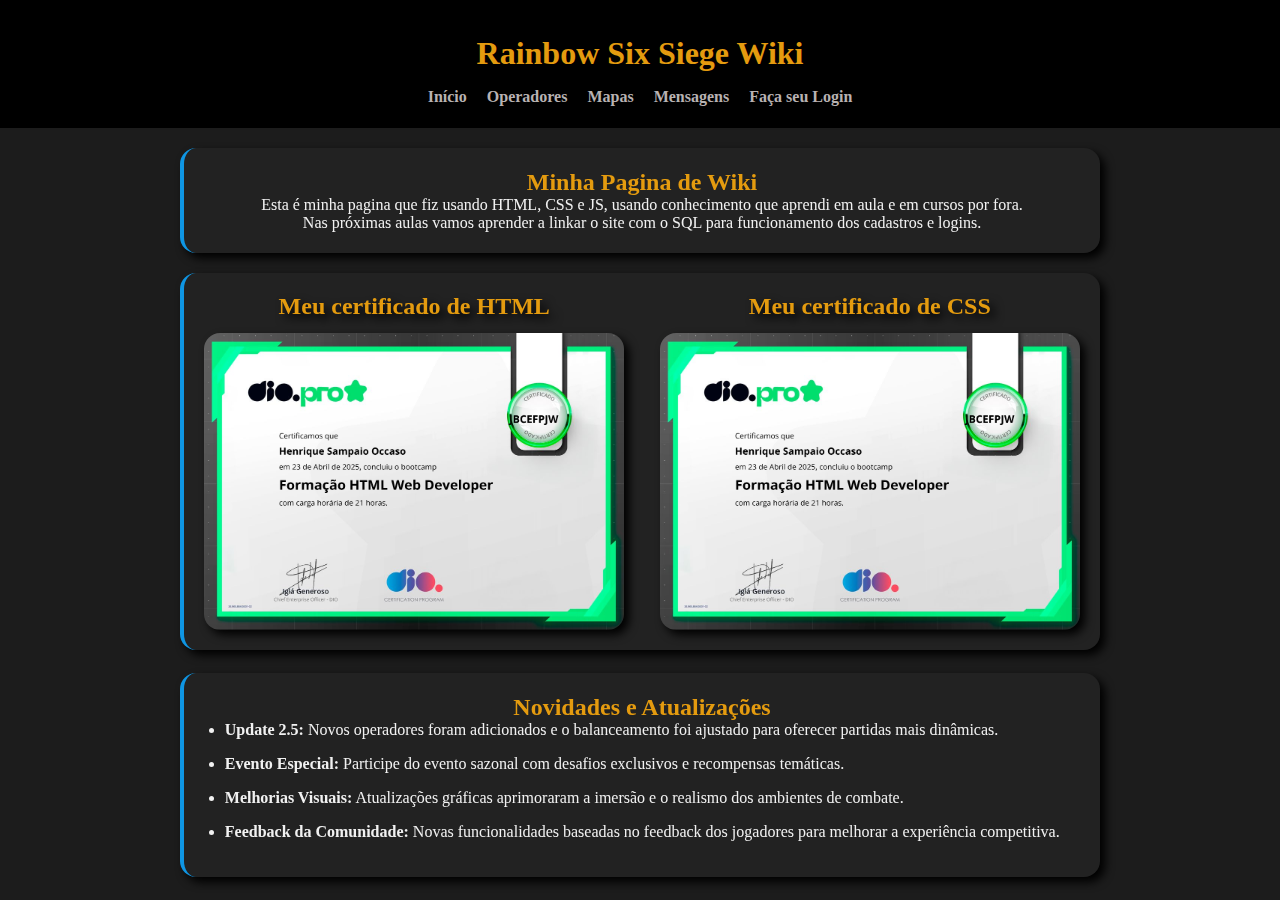
<file: html/index.html>
<!DOCTYPE html>
<html lang="pt-BR">
  <head>
    <meta charset="UTF-8" />
    <meta name="viewport" content="width=device-width, initial-scale=1.0" />
    <title>Rainbow Six Siege Wiki</title>
    <link rel="stylesheet" href="/css/global.css" />
    <link rel="stylesheet" href="/css/pagina-principal.css" />
  </head>

  <body>
    <header>
      <h1>Rainbow Six Siege Wiki</h1>
      <nav>
        <ul>
          <li><a href="index.html">Início</a></li>
          <li><a href="operadores.html">Operadores</a></li>
          <li><a href="mapas.html">Mapas</a></li>
          <li><a href="mensagens.html">Mensagens</a></li>
          <li><a href="login.html">Faça seu Login</a></li>
        </ul>
      </nav>
    </header>

    <main class="container">
      <section class="introducao">
        <h2>Minha Pagina de Wiki</h2>
        <p>
          Esta é minha pagina que fiz usando HTML, CSS e JS, usando conhecimento
          que aprendi em aula e em cursos por fora.
        </p>
        <p>
          Nas próximas aulas vamos aprender a linkar o site com o SQL para
          funcionamento dos cadastros e logins.
        </p>
      </section>

      <section class="certificacoes">
        <div class="certificados">
          <div class="meuscertificados">
            <h2>Meu certificado de HTML</h2>
            <img src="/imgs/Certificado.jpg" alt="CertificadoHTML" />
          </div>

          <div class="meuscertificados">
            <h2>Meu certificado de CSS</h2>
            <img src="/imgs/Certificado.jpg" alt="CertificadoCSS" />
          </div>
        </div>
      </section>

      <section class="novidades">
        <h2>Novidades e Atualizações</h2>
        <ul>
          <li>
            <strong>Update 2.5:</strong> Novos operadores foram adicionados e o
            balanceamento foi ajustado para oferecer partidas mais dinâmicas.
          </li>
          <li>
            <strong>Evento Especial:</strong> Participe do evento sazonal com
            desafios exclusivos e recompensas temáticas.
          </li>
          <li>
            <strong>Melhorias Visuais:</strong> Atualizações gráficas
            aprimoraram a imersão e o realismo dos ambientes de combate.
          </li>
          <li>
            <strong>Feedback da Comunidade:</strong> Novas funcionalidades
            baseadas no feedback dos jogadores para melhorar a experiência
            competitiva.
          </li>
        </ul>
      </section>
    </main>
  </body>
</html>
</file>
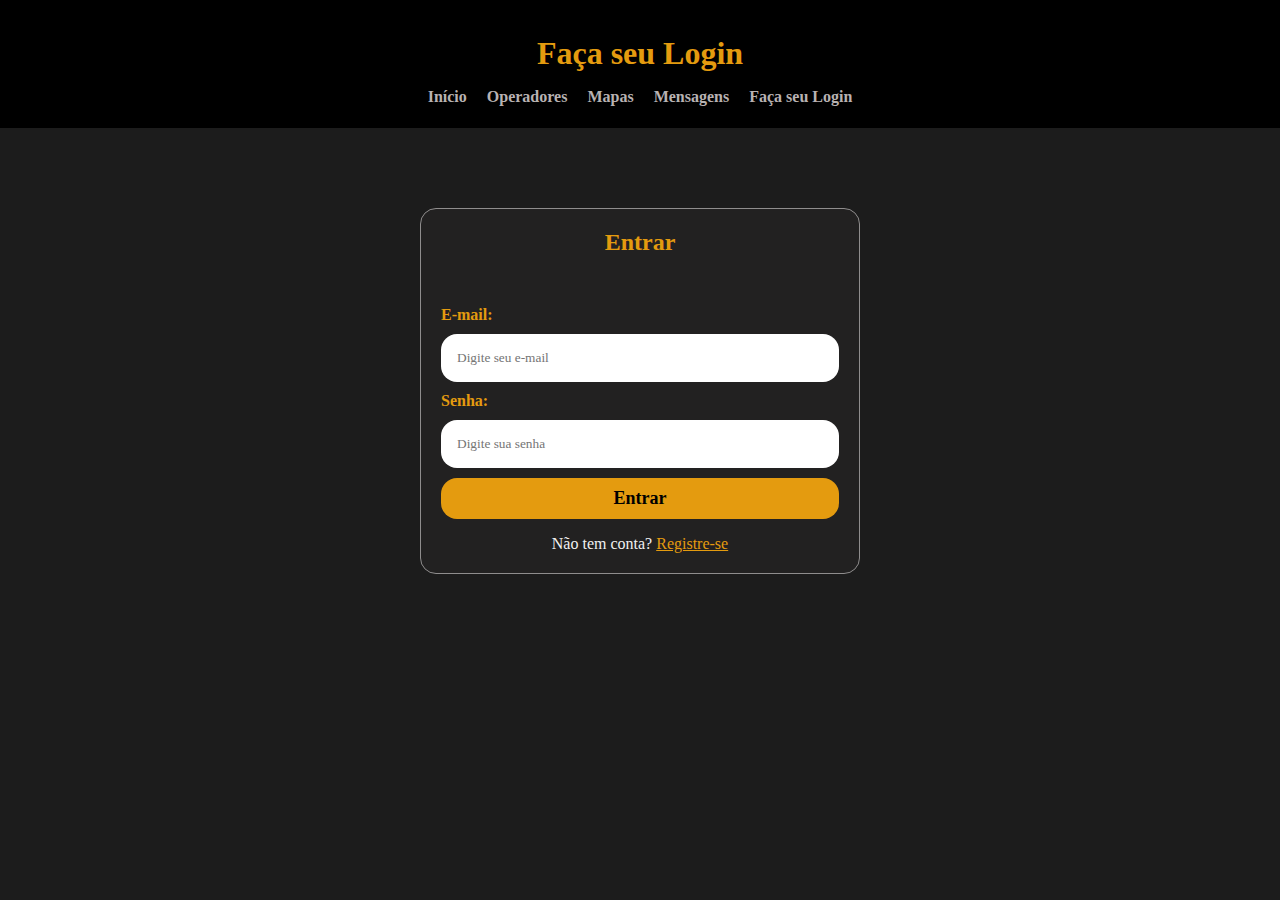
<file: html/area-restrita.html>
<!DOCTYPE html>
<html lang="pt-BR">
  <head>
    <meta charset="UTF-8" />
    <meta name="viewport" content="width=device-width, initial-scale=1.0" />
    <title>Area Restrita</title>
    <link rel="stylesheet" href="/css/global.css" />
    <link rel="stylesheet" href="/css/area-restrita.css " />
    <script src="/js/area-restrita.js" defer></script>
  </head>

  <body>
    <header>
      <h1>⚠ Área Restrita ⚠</h1>
      <nav>
        <ul>
          <li><a href="index.html">Início</a></li>
          <li><a href="operadores.html">Operadores</a></li>
          <li><a href="mapas.html">Mapas</a></li>
          <li><a href="mensagens.html">Mensagens</a></li>
          <li><a href="login.html">Faça seu Login</a></li>
        </ul>
      </nav>
    </header>

    <main>
      <section class="menu-area-restrita">
        <h2>Menu da Área Restrita</h2>

        <div class="mensagem-usuario">
          <div id="bem-vindo" class="bem-vindo"></div>
        </div>

        <div class="menu-opcoes">
          <a href="gerenciar-usuarios.html" class="btn">Gerenciar Usuários</a>
          <a href="gerenciar-mensagens.html" class="btn">Gerenciar Mensagens</a>
          <button id="btn-logout" class="btn-logout">Fazer Logout</button>
        </div>
      </section>
    </main>
  </body>
</html>
</file>
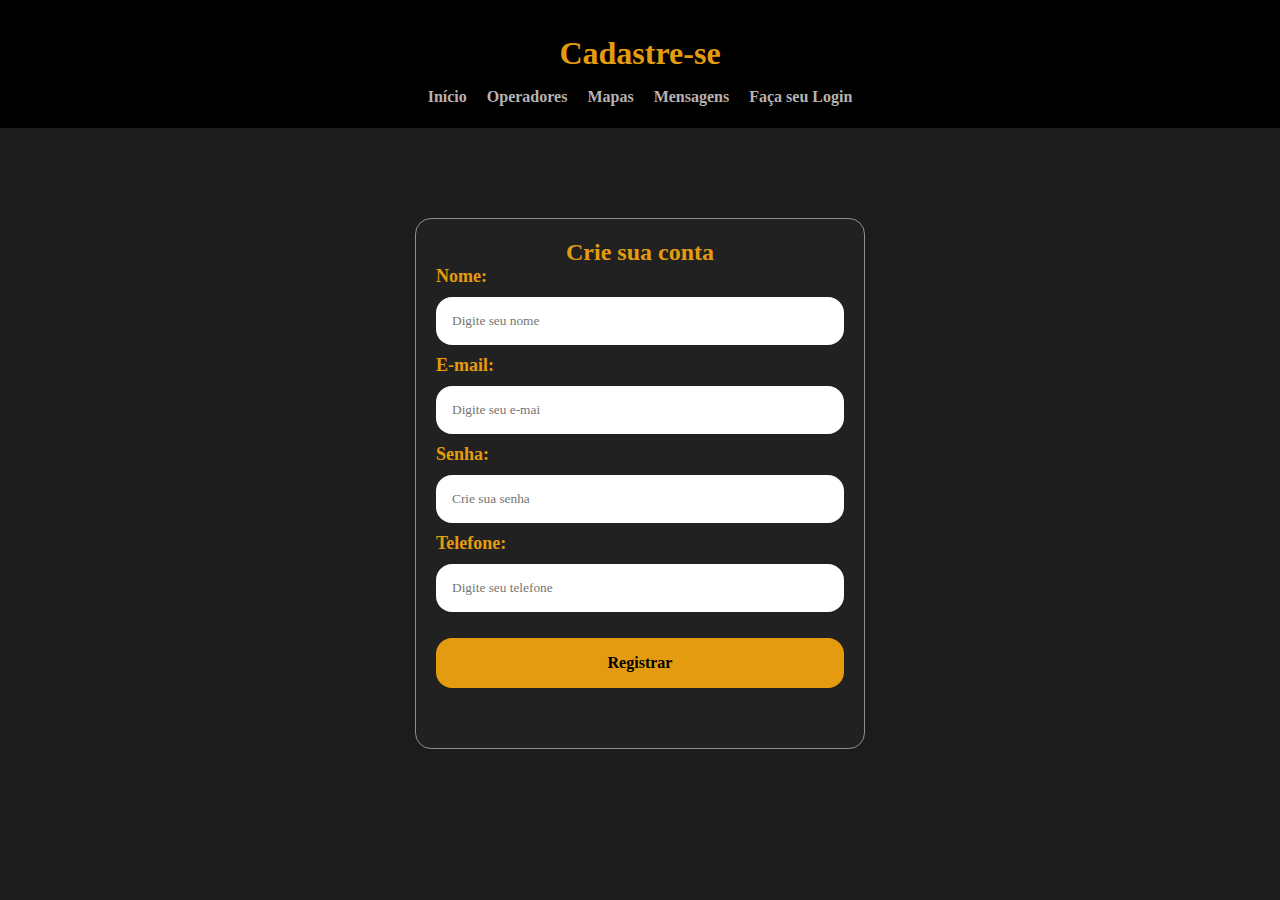
<file: html/cadastro.html>
<!DOCTYPE html>
<html lang="pt-BR">
  <head>
    <meta charset="UTF-8" />
    <meta name="viewport" content="width=device-width, initial-scale=1.0" />
    <title>Cadastre-se - R6 Wiki</title>
    <link rel="stylesheet" href="/css/global.css"/>
    <link rel="stylesheet" href="/css/cadastro.css">
    <script src="/js/ajax-cadastro.js" defer></script>
  </head>

  <body>
    <header>
      <h1>Cadastre-se</h1>
      <nav>
        <ul>
          <li><a href="index.html">Início</a></li>
          <li><a href="operadores.html">Operadores</a></li>
          <li><a href="mapas.html">Mapas</a></li>
          <li><a href="mensagens.html">Mensagens</a></li>
          <li><a href="login.html">Faça seu Login</a></li>
        </ul>
      </nav>
    </header>

    <main>
      <div class="form-cadastro">
        <h2>Crie sua conta</h2>
        <form id="formCadastro" action="cadastro.php" method="POST">

          <label for="nome">Nome:</label>
          <input type="text" id="nome" name="nome" placeholder="Digite seu nome"/>

          <label for="email">E-mail:</label>
          <input type="email" id="email" name="email" placeholder="Digite seu e-mai"/>

          <label for="senha">Senha:</label>
          <input type="password" id="senha" name="senha" placeholder="Crie sua senha"/>

          <label for="telefone">Telefone:</label>
          <input type="tel" id="telefone" name="telefone" placeholder="Digite seu telefone"/>

          <input type="submit" value="Registrar" />
          <div id="mensagem-usuario" class="mensagem">
          </div>
        </form>
      </div>
    </main>
  </body>
</html>
</file>
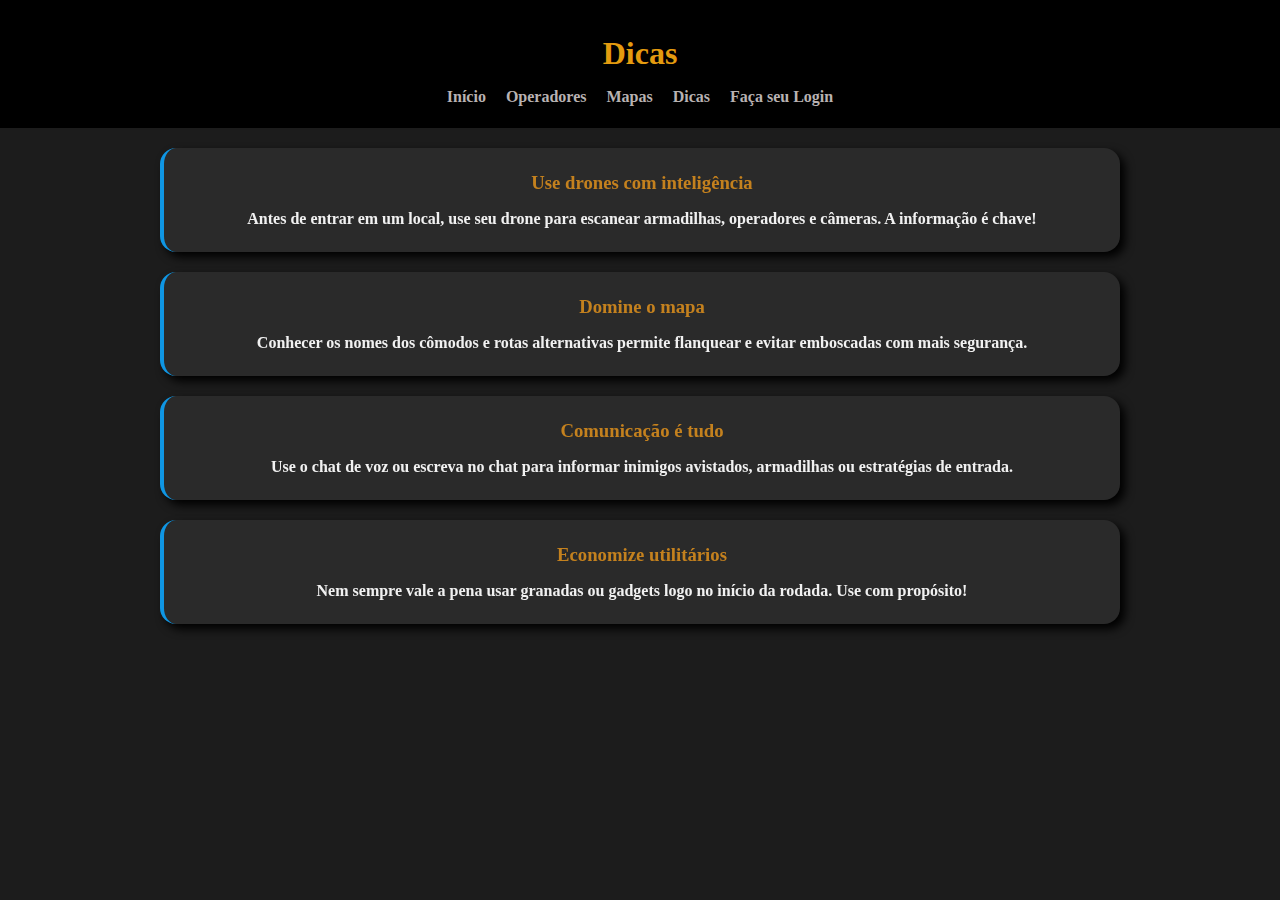
<file: html/dicas.html>
<html lang="pt-BR">
<head>
  <meta charset="UTF-8">
  <meta name="viewport" content="width=device-width, initial-scale=1.0">
  <title>Dicas - R6 Wiki</title>
  <link rel="stylesheet" href="/css/global.css">
  <link rel="stylesheet" href="/css/dicas.css">
</head>
<body>
  <header>
    <h1>Dicas</h1>
    <nav>
      <ul>
        <li><a href="index.html">Início</a></li>
        <li><a href="operadores.html">Operadores</a></li>
        <li><a href="mapas.html">Mapas</a></li>
        <li><a href="dicas.html">Dicas</a></li>
        <li><a href="login.html">Faça seu Login</a></li>
      </ul>
    </nav>
  </header>

  <main class="container">
    <div class="dica">
      <h3>Use drones com inteligência</h3>
      <p>Antes de entrar em um local, use seu drone para escanear armadilhas, operadores e câmeras. A informação é chave!</p>
    </div>

    <div class="dica">
      <h3>Domine o mapa</h3>
      <p>Conhecer os nomes dos cômodos e rotas alternativas permite flanquear e evitar emboscadas com mais segurança.</p>
    </div>

    <div class="dica">
      <h3>Comunicação é tudo</h3>
      <p>Use o chat de voz ou escreva no chat para informar inimigos avistados, armadilhas ou estratégias de entrada.</p>
    </div>

    <div class="dica">
      <h3>Economize utilitários</h3>
      <p>Nem sempre vale a pena usar granadas ou gadgets logo no início da rodada. Use com propósito!</p>
    </div>
  </main>
</body>
</html>
</file>
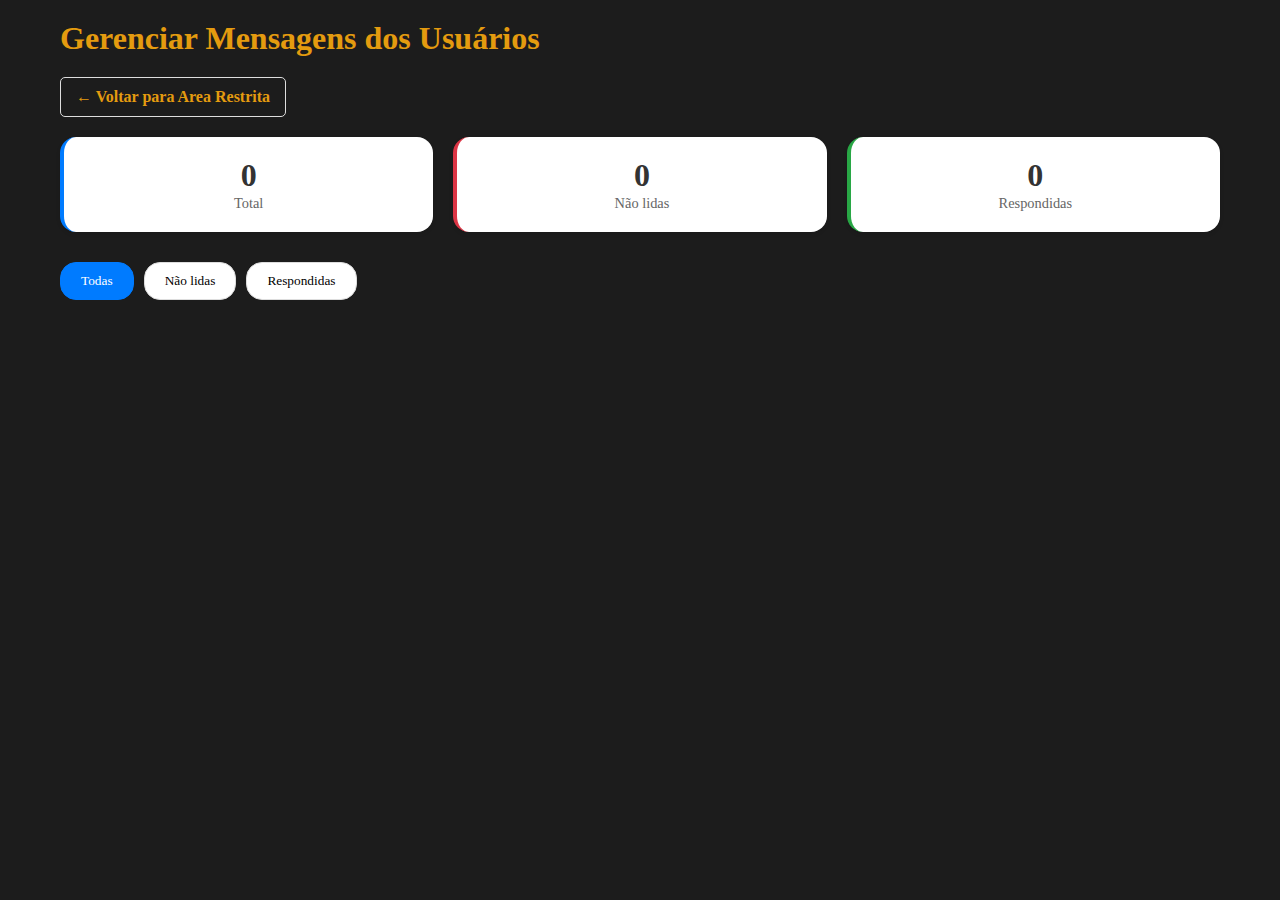
<file: html/gerenciar-mensagens.html>
<!DOCTYPE html>
<html lang="pt-br">
<head>
  <meta charset="UTF-8">
  <title>Gerenciar Mensagens</title>
  <link rel="stylesheet" href="/css/global.css">
  <link rel="stylesheet" href="/css/gerenciar-mensagens.css">
</head>
<body>
  <div class="container">
    <h1>Gerenciar Mensagens dos Usuários</h1>
    <a href="area-restrita.html" class="voltar">← Voltar para Area Restrita</a>
    
    <!-- Estatísticas -->
    <div class="estatisticas">
      <div class="stat-card">
        <span class="stat-numero" id="totalMensagens">0</span>
        <span class="stat-label">Total</span>
      </div>
      <div class="stat-card nao-lidas">
        <span class="stat-numero" id="mensagensNaoLidas">0</span>
        <span class="stat-label">Não lidas</span>
      </div>
      <div class="stat-card respondidas">
        <span class="stat-numero" id="mensagensRespondidas">0</span>
        <span class="stat-label">Respondidas</span>
      </div>
    </div>

    <!-- Filtros -->
    <div class="filtros">
      <button class="btn-filtro ativo" data-filtro="todas">Todas</button>
      <button class="btn-filtro" data-filtro="nao-lidas">Não lidas</button>
      <button class="btn-filtro" data-filtro="respondidas">Respondidas</button>
    </div>

    <!-- Lista de mensagens -->
    <div class="mensagens-container">
      <div id="mensagensLista">
        <!-- Mensagens serão carregadas aqui via JavaScript -->
      </div>
    </div>
  </div>

  <!-- Modal para visualizar mensagem completa -->
  <div id="modalMensagem" class="modal" style="display: none;">
    <div class="modal-content">
      <div class="modal-header">
        <h3 id="modalTitulo">Mensagem</h3>
        <button onclick="fecharModal()" class="btn-fechar">&times;</button>
      </div>
      <div class="modal-body">
        <div class="info-mensagem">
          <p><strong>De:</strong> <span id="modalNome"></span></p>
          <p><strong>Email:</strong> <span id="modalEmail"></span></p>
          <p><strong>Data:</strong> <span id="modalData"></span></p>
        </div>
        <div class="conteudo-mensagem">
          <h4>Mensagem:</h4>
          <p id="modalConteudo"></p>
        </div>
      </div>
      <div class="modal-actions">
        <button id="btnMarcarLida" class="btn-lida">Marcar como Lida</button>
        <button id="btnExcluirMensagem" class="btn-excluir">Excluir</button>
        <button onclick="fecharModal()" class="btn-cancelar">Fechar</button>
      </div>
    </div>
  </div>

  <script src="/js/gerenciar-mensagens.js"></script>
</body>
</html>
</file>
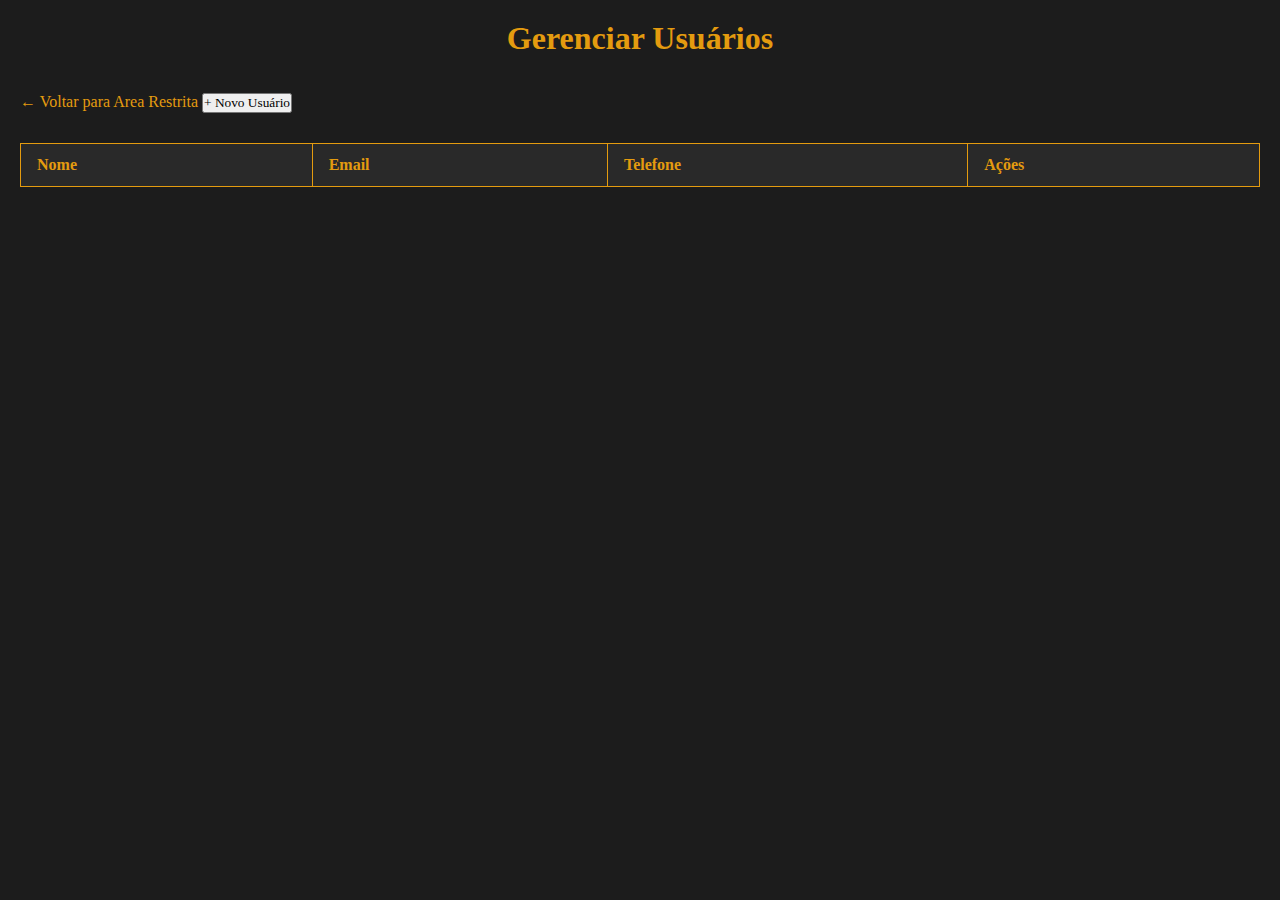
<file: html/gerenciar-usuarios.html>
<!DOCTYPE html>
<html lang="pt-br">
<head>
  <meta charset="UTF-8">
  <title>Gerenciar Usuários</title>
  <link rel="stylesheet" href="/css/global.css">
  <link rel="stylesheet" href="/css/gerenciar-usuarios.css">
</head>
<body>
  <div class="container">
    <h1>Gerenciar Usuários</h1>
    <a href="area-restrita.html" class="voltar">← Voltar para Area Restrita</a>
    
    
    <button id="btnNovoUsuario" class="btn-novo">+ Novo Usuário</button>
    
    <!-- Formulário para adicionar/editar usuário -->
    <div id="formUsuario" class="form-container" style="display: none;">
      <h2 id="formTitulo">Adicionar Usuário</h2>
      <form id="usuarioForm">
        <input type="hidden" id="usuarioId" name="id">
        <div class="form-group">
          <label for="nome">Nome:</label>
          <input type="text" id="nome" name="nome" required>
        </div>
        <div class="form-group">
          <label for="email">Email:</label>
          <input type="email" id="email" name="email" required>
        </div>
        <div class="form-group">
          <label for="telefone">Telefone:</label>
          <input type="text" id="telefone" name="telefone" required>
        </div>
        <div class="form-group">
          <label for="senha">Senha:</label>
          <input type="password" id="senha" name="senha">
          <small id="senhaHelp">Deixe em branco para manter a senha atual (ao editar)</small>
        </div>
        <div class="form-actions">
          <button type="submit" class="btn-salvar">Salvar</button>
          <button type="button" class="btn-cancelar" onclick="cancelarForm()">Cancelar</button>
        </div>
      </form>
    </div>

    <!-- Tabela de usuários -->
    <div class="table-container">
      <table id="tabelaUsuarios">
        <thead>
          <tr>
            <th>Nome</th>
            <th>Email</th>
            <th>Telefone</th>
            <th>Ações</th>
          </tr>
        </thead>
        <tbody id="usuariosBody">
          <!-- Usuários serão carregados aqui via JavaScript -->
        </tbody>
      </table>
    </div>
  </div>

  <!-- Modal de confirmação para exclusão -->
  <div id="modalConfirmacao" class="modal" style="display: none;">
    <div class="modal-content">
      <h3>Confirmar Exclusão</h3>
      <p>Tem certeza que deseja excluir o usuário <strong id="nomeUsuarioExcluir"></strong>?</p>
      <div class="modal-actions">
        <button id="btnConfirmarExclusao" class="btn-excluir">Sim, Excluir</button>
        <button onclick="fecharModal()" class="btn-cancelar">Cancelar</button>
      </div>
    </div>
  </div>

  <script src="/js/gerenciar-usuarios.js"></script>
</body>
</html>
</file>
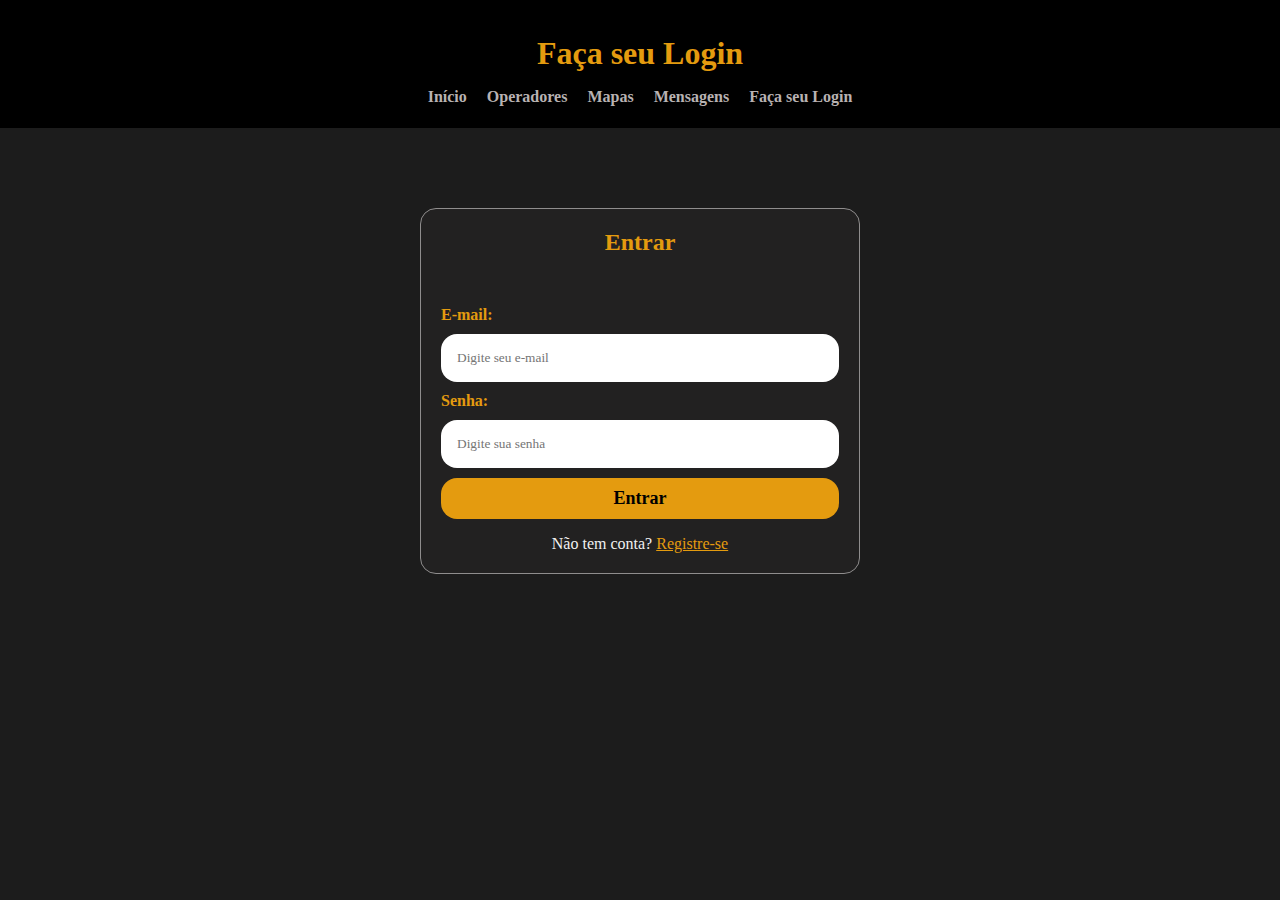
<file: html/login.html>
<!DOCTYPE html>
<html lang="pt-BR">

<head>
  <meta charset="UTF-8">
  <meta name="viewport" content="width=device-width, initial-scale=1.0">
  <title>Login - R6 Wiki</title>
  <link rel="stylesheet" href="/css/global.css">
  <link rel="stylesheet" href="/css/login.css">
  <script src="/js/ajax-login.js" defer></script>
</head>

<body>
  <header>
    <h1>Faça seu Login</h1>
    <nav>
      <ul>
        <li><a href="index.html">Início</a></li>
        <li><a href="operadores.html">Operadores</a></li>
        <li><a href="mapas.html">Mapas</a></li>
        <li><a href="mensagens.html">Mensagens</a></li>
        <li><a href="login.html">Faça seu Login</a></li>
      </ul>
    </nav>
  </header>

  <main>
    <div class="login-container">
      <h2>Entrar</h2>
      <form action="login.php" method="post">
        <div id="mensagem-usuario" class="mensagem"></div>

        <label for="email">E-mail:</label>
        <input type="email" id="email" name="email" autocomplete="on" placeholder="Digite seu e-mail">

        <label for="senha">Senha:</label>
        <input type="password" id="senha" name="senha" autocomplete="on" placeholder="Digite sua senha">

        <input type="submit" value="Entrar">
      </form>
      <div class="link-cadastro">
        <p>Não tem conta? <a href="cadastro.html">Registre-se</a></p>
      </div>
    </div>
  </main>
</body>
</html>
</file>
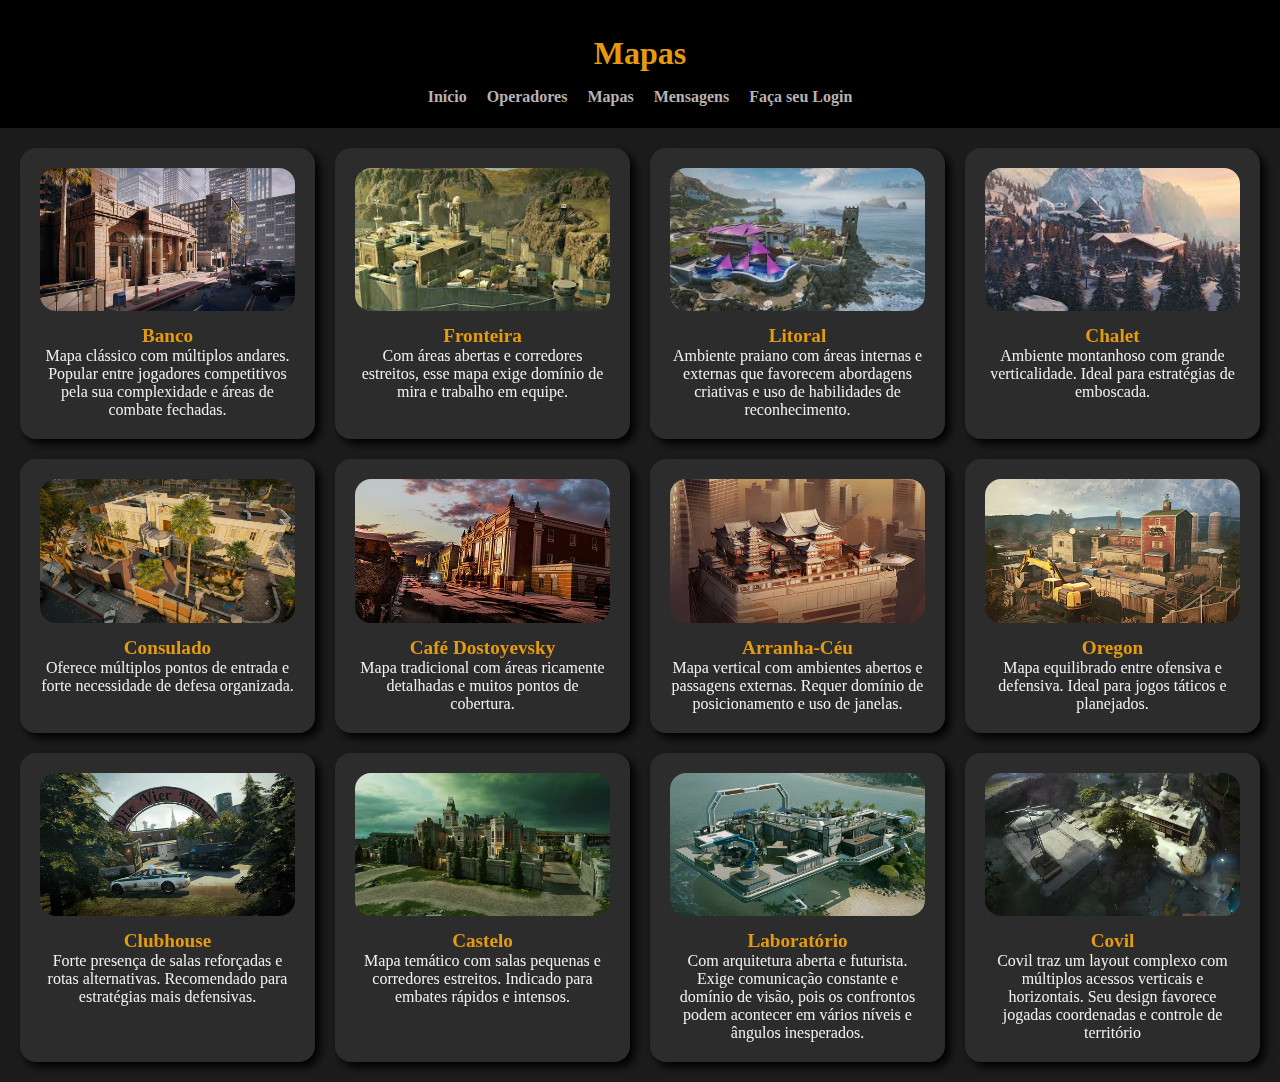
<file: html/mapas.html>
<!DOCTYPE html>
<html lang="pt-BR">

<head>
  <meta charset="UTF-8">
  <meta name="viewport" content="width=device-width, initial-scale=1.0">
  <title>Mapas - R6 Wiki</title>
  <link rel="stylesheet" href="/css/global.css">
  <link rel="stylesheet" href="/css/mapas.css">
</head>

<body>
  <header>
    <h1>Mapas</h1>
    <nav>
      <ul>
        <li><a href="index.html">Início</a></li>
        <li><a href="operadores.html">Operadores</a></li>
        <li><a href="mapas.html">Mapas</a></li>
        <li><a href="mensagens.html">Mensagens</a></li>
        <li><a href="login.html">Faça seu Login</a></li>
      </ul>
    </nav>
  </header>

  <main>
    <section class="mapas-container">
      <div class="mapa">
        <img src="/imgs/mapas/banco.avif" alt="Banco">
        <h3>Banco</h3>
        <p>Mapa clássico com múltiplos andares. Popular entre jogadores competitivos pela sua complexidade e áreas de
          combate fechadas.</p>
      </div>
      <div class="mapa">
        <img src="/imgs/mapas/fronteira.jfif" alt="Fronteira">
        <h3>Fronteira</h3>
        <p>Com áreas abertas e corredores estreitos, esse mapa exige domínio de mira e trabalho em equipe.</p>
      </div>
      <div class="mapa">
        <img src="/imgs/mapas/litoral.jfif" alt="Litoral">
        <h3>Litoral</h3>
        <p>Ambiente praiano com áreas internas e externas que favorecem abordagens criativas e uso de habilidades de
          reconhecimento.</p>
      </div>
      <div class="mapa">
        <img src="/imgs/mapas/chale.jfif" alt="Chalé">
        <h3>Chalet</h3>
        <p>Ambiente montanhoso com grande verticalidade. Ideal para estratégias de emboscada.</p>
      </div>
      <div class="mapa">
        <img src="/imgs/mapas/consulado.avif" alt="Consulado">
        <h3>Consulado</h3>
        <p>Oferece múltiplos pontos de entrada e forte necessidade de defesa organizada.</p>
      </div>
      <div class="mapa">
        <img src="/imgs/mapas/cafe.avif" alt="Café Dostoyevsky">
        <h3>Café Dostoyevsky</h3>
        <p>Mapa tradicional com áreas ricamente detalhadas e muitos pontos de cobertura.</p>
      </div>
      <div class="mapa">
        <img src="/imgs/mapas/arranha-ceu.avif" alt="Arranha-Céu">
        <h3>Arranha-Céu</h3>
        <p>Mapa vertical com ambientes abertos e passagens externas. Requer domínio de posicionamento e uso de janelas.
        </p>
      </div>
      <div class="mapa">
        <img src="/imgs/mapas/oregon.avif" alt="Oregon">
        <h3>Oregon</h3>
        <p>Mapa equilibrado entre ofensiva e defensiva. Ideal para jogos táticos e planejados.</p>
      </div>
      <div class="mapa">
        <img src="/imgs/mapas/clube.avif" alt="Clube">
        <h3>Clubhouse</h3>
        <p>Forte presença de salas reforçadas e rotas alternativas. Recomendado para estratégias mais defensivas.</p>
      </div>
      <div class="mapa">
        <img src="/imgs/mapas/castelo.avif" alt="Castelo">
        <h3>Castelo</h3>
        <p>Mapa temático com salas pequenas e corredores estreitos. Indicado para embates rápidos e intensos.</p>
      </div>
      </div>
      <div class="mapa">
        <img src="/imgs/mapas/laboratorio.avif" alt="Laboratório">
        <h3>Laboratório</h3>
        <p>Com arquitetura aberta e futurista. Exige comunicação constante e domínio de visão, pois os confrontos podem
          acontecer em vários níveis e ângulos inesperados.</p>
      </div>
      </div>
      <div class="mapa">
        <img src="/imgs/mapas/covil.avif" alt="Covil">
        <h3>Covil</h3>
        <p>Covil traz um layout complexo com múltiplos acessos verticais e horizontais. Seu design favorece jogadas
          coordenadas e controle de território</p>
      </div>
    </section>
  </main>
</body>
</html>
</file>
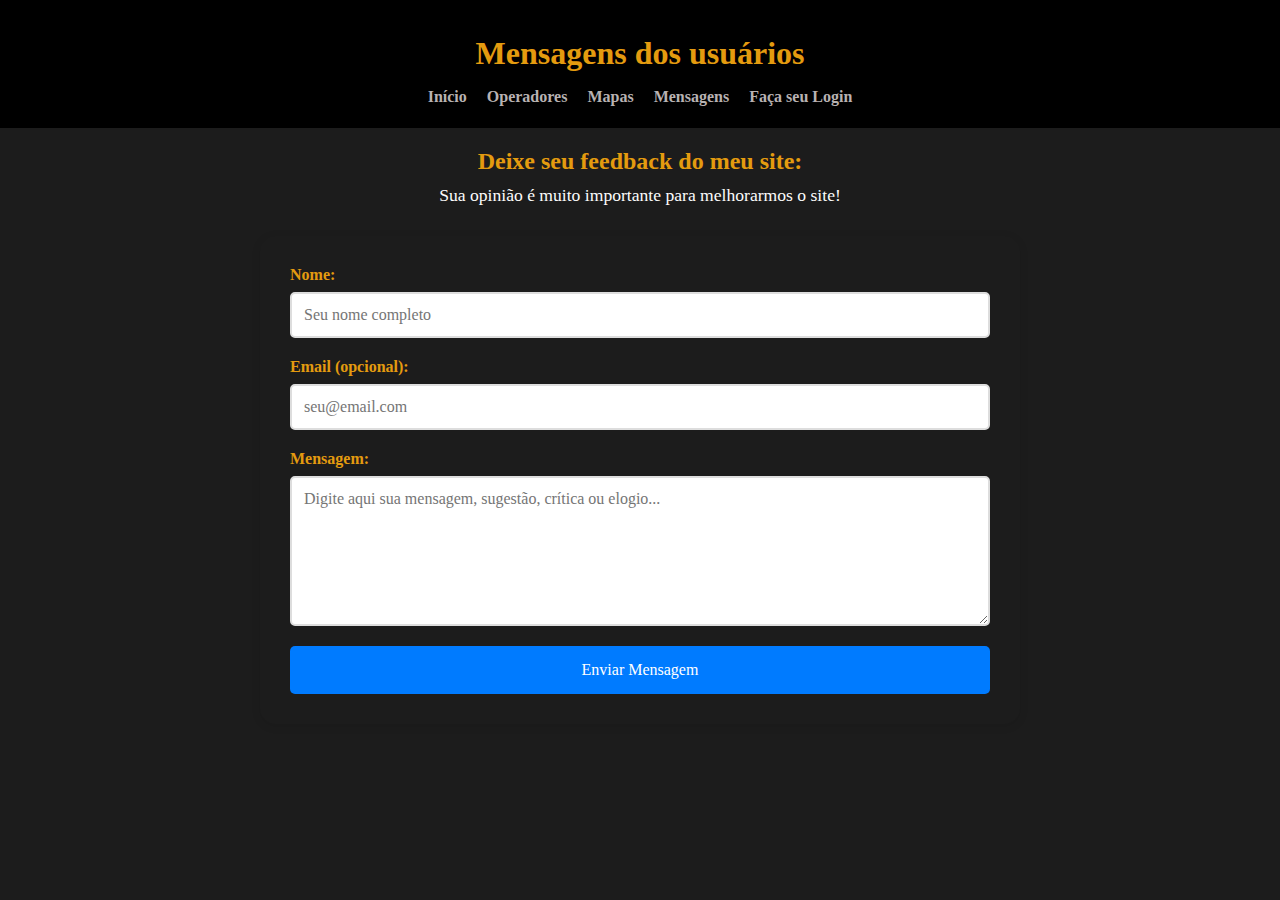
<file: html/mensagens.html>
<html lang="pt-BR">
  <head>
    <meta charset="UTF-8" />
    <meta name="viewport" content="width=device-width, initial-scale=1.0" />
    <title>Mensagens - R6 Wiki</title>
    <link rel="stylesheet" href="/css/global.css" />
    <link rel="stylesheet" href="/css/mensagens.css" />
  </head>
  <body>
    <header>
      <h1>Mensagens dos usuários</h1>
      <nav>
        <ul>
          <li><a href="index.html">Início</a></li>
          <li><a href="operadores.html">Operadores</a></li>
          <li><a href="mapas.html">Mapas</a></li>
          <li><a href="mensagens.html">Mensagens</a></li>
          <li><a href="login.html">Faça seu Login</a></li>
        </ul>
      </nav>
    </header>

    <main>
      <div class="container">
        <h2>Deixe seu feedback do meu site:</h2>
        <p class="descricao">Sua opinião é muito importante para melhorarmos o site!</p>
        
        <form id="formMensagem" class="form-mensagem">
          <div class="form-group">
            <label for="nome">Nome:</label>
            <input type="text" id="nome" name="nome" required placeholder="Seu nome completo">
          </div>
          
          <div class="form-group">
            <label for="email">Email (opcional):</label>
            <input type="email" id="email" name="email" placeholder="seu@email.com">
          </div>
          
          <div class="form-group">
            <label for="mensagem">Mensagem:</label>
            <textarea id="mensagem" name="mensagem" required placeholder="Digite aqui sua mensagem, sugestão, crítica ou elogio..."></textarea>
          </div>
          
          <button type="submit" class="btn-enviar">Enviar Mensagem</button>
        </form>
        
        <div id="mensagemSucesso" class="mensagem-sucesso" style="display: none;"></div>
        <div id="mensagemErro" class="mensagem-erro" style="display: none;"></div>
      </div>
    </main>

    <script src="/js/mensagens.js"></script>
  </body>
</html>
</file>
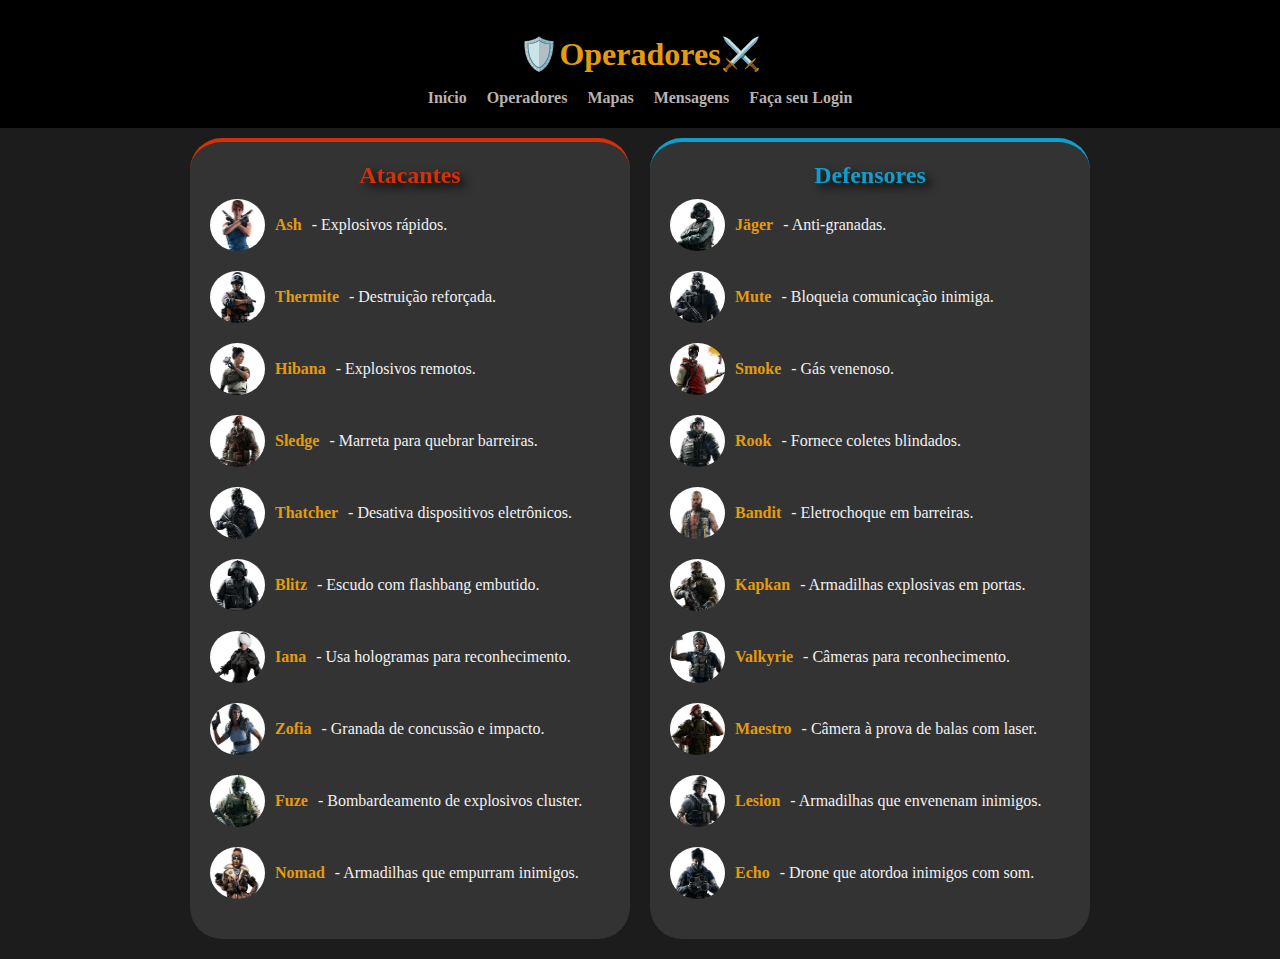
<file: html/operadores.html>
<html lang="pt-BR">
<head>
  <meta charset="UTF-8">
  <meta name="viewport" content="width=device-width, initial-scale=1.0">
  <title>Operadores - R6 Wiki</title>
  <link rel="stylesheet" href="/css/global.css">
  <link rel="stylesheet" href="/css/operadores.css">
</head>
<body>
  <header>
    <h1>🛡️Operadores⚔️</h1>
    <nav>
      <ul>
        <li><a href="index.html">Início</a></li>
        <li><a href="operadores.html">Operadores</a></li>
        <li><a href="mapas.html">Mapas</a></li>
        <li><a href="mensagens.html">Mensagens</a></li>
        <li><a href="login.html">Faça seu Login</a></li>
      </ul>
    </nav>
  </header>

  <main>
    <div class="container">
      <div class="atacantes">
        <h2>Atacantes</h2>
        <div class="operador"><img src="/imgs/operadores/ash.jfif" alt="Ash"><h3>Ash</h3> - Explosivos rápidos.</div>
        <div class="operador"><img src="/imgs/operadores/thermite.jfif" alt="Thermite"><h3>Thermite</h3> - Destruição reforçada.</div>
        <div class="operador"><img src="/imgs/operadores/hibana.jfif" alt="Hibana"><h3>Hibana</h3> - Explosivos remotos.</div>
        <div class="operador"><img src="/imgs/operadores/sledge.jfif" alt="Sledge"><h3>Sledge</h3> - Marreta para quebrar barreiras.</div>
        <div class="operador"><img src="/imgs/operadores/thatcher.jfif" alt="Thatcher"><h3>Thatcher</h3> - Desativa dispositivos eletrônicos.</div>
        <div class="operador"><img src="/imgs/operadores/blitz.jfif" alt="Blitz"><h3>Blitz</h3> - Escudo com flashbang embutido.</div>
        <div class="operador"><img src="/imgs/operadores/iana.jfif" alt="Iana"><h3>Iana</h3> - Usa hologramas para reconhecimento.</div>
        <div class="operador"><img src="/imgs/operadores/zofia.jfif" alt="Zofia"><h3>Zofia</h3> - Granada de concussão e impacto.</div>
        <div class="operador"><img src="/imgs/operadores/fuze.jfif" alt="Fuze"><h3>Fuze</h3> - Bombardeamento de explosivos cluster.</div>
        <div class="operador"><img src="/imgs/operadores/nomad.jfif" alt="Nomad"><h3>Nomad</h3> - Armadilhas que empurram inimigos.</div>
      </div>

      <div class="defensores">
        <h2>Defensores</h2>
        <div class="operador"><img src="/imgs/operadores/jager.jfif" alt="Jäger"><h3>Jäger</h3> - Anti-granadas.</div>
        <div class="operador"><img src="/imgs/operadores/mute.jfif" alt="Mute"><h3>Mute</h3> - Bloqueia comunicação inimiga.</div>
        <div class="operador"><img src="/imgs/operadores/smoke.jfif" alt="Smoke"><h3>Smoke</h3> - Gás venenoso.</div>
        <div class="operador"><img src="/imgs/operadores/rook.jfif" alt="Rook"><h3>Rook</h3> - Fornece coletes blindados.</div>
        <div class="operador"><img src="/imgs/operadores/bandit.jfif" alt="Bandit"><h3>Bandit</h3> - Eletrochoque em barreiras.</div>
        <div class="operador"><img src="/imgs/operadores/kapkan.jfif" alt="Kapkan"><h3>Kapkan</h3> - Armadilhas explosivas em portas.</div>
        <div class="operador"><img src="/imgs/operadores/valkiria.jfif" alt="Valkyrie"><h3>Valkyrie</h3> - Câmeras para reconhecimento.</div>
        <div class="operador"><img src="/imgs/operadores/maestro.jfif" alt="Maestro"><h3>Maestro</h3> - Câmera à prova de balas com laser.</div>
        <div class="operador"><img src="/imgs/operadores/lesion.jfif" alt="Lesion"><h3>Lesion</h3> - Armadilhas que envenenam inimigos.</div>
        <div class="operador"><img src="/imgs/operadores/echo.jfif" alt="Echo"><h3>Echo</h3> - Drone que atordoa inimigos com som.</div>
      </div>
    </div>
  </main>
</body>
</html>
</file>
<file: css/global.css>
* {
  margin: 0;
  padding: 0;
  box-sizing: border-box;
  font-family: "Times New Roman", serif;
}

body {
  background-color: #1c1c1c;
  color: #f1f1f1;
}

header {
  background-color: #000000;
  padding: 2.2rem;
  text-align: center;
  height: 8rem;
}

header h1 {
  font-size: 2rem;
  color: #e49b0f;
}

nav ul {
  display: flex;
  list-style-type: none;
  justify-content: center;
  gap: 1.25rem;
  margin-top: 1rem;
}

nav ul li a {
  color: #b8b2b2;
  text-decoration: none;
  font-weight: bold;
}

nav ul li a:hover {
  text-decoration: underline;
  color: #e49b0f;
}
</file>
<file: css/pagina-principal.css>
.container {
  max-width: 960px;
  margin: auto;
  padding: 1.25rem;
}

.introducao {
  margin-bottom: 1.25rem;
  background-color: #222;
  padding: 1.30rem;
  border-radius: 1rem;
  border-left: 4px solid #0f96e4;
  filter: drop-shadow(5px 5px 5px #000000);
  text-align: center;
}

.introducao:hover {
  transform: scale(1.05);
  transition: transform 1s ease;
}

.introducao h2 {
  color: #e49b0f;
}

.novidades {
  background-color: #222;
  padding: 1.30rem;
  border-radius: 1rem;
  border-left: 4px solid #0f96e4;
  filter: drop-shadow(5px 5px 5px #000000);
}

.novidades:hover {
  transform:scale(1.05);
  transition: transform 1s ease;
}

.novidades h2 {
  color: #e49b0f;
  text-align: center;
}

.novidades ul {
  list-style-type: disc;
  padding-left: 1.25rem;
}

.novidades li {
  margin-bottom: 1rem;
}

.certificacoes {
  background-color: #222;
  padding: 1.25rem;
  border-radius: 1rem;
  color: #e49b0f;
  margin-bottom: 1.4rem;
  border-left: 4px solid #0f96e4;
  filter: drop-shadow(5px 5px 5px #000000);
}

.certificacoes:hover {
  transform: scale(1.05);
  transition: transform 1s ease;
}

.certificados {
  display: flex;
  justify-content: space-between;
  gap: 1.25rem;
  filter: drop-shadow(5px 5px 5px #000000);
}

.meuscertificados {
  width: 48%;
  display: flex;
  flex-direction: column;
  align-items: center;
  text-align: center;
}

.meuscertificados img {
  width: 100%;
  border-radius: 1rem;
  margin-top: .825rem;
}
</file>
<file: css/area-restrita.css>
.menu-area-restrita {
  text-align: center;
  margin-top: 60px;
}

.menu-area-restrita h2 {
  font-size: 1.87rem;
  margin-bottom: 1.25rem;
  color: #e49b0f;
}

.menu-opcoes {
  display: flex;
  justify-content: center;
  gap: 30px;
  flex-wrap: wrap;
}

.menu-opcoes .btn {
  background-color: #e49b0f;
  color: #fff;  
  padding: 1.25rem 1.87rem;
  border-radius: 1rem;
  font-weight: bold;
  margin-top: 15px;
  text-decoration: none;
  transition: background-color 0.5s ease-in-out;
  box-shadow: 0 4px 8px #000;
}

.menu-opcoes .btn:hover {
  background-color: #cc860e;
}

.bem-vindo {
  background: linear-gradient(135deg, #e49b0f 0%, #000000 100%);
  color: white;
  padding: 1.25rem;
  border-radius: .625rem;
  margin-bottom: 1.25rem;
  text-align: center;
  box-shadow: 0 4px 15px rgba(0, 0, 0, 0.1);
}

.bem-vindo h3 {
  margin: 0 0 .625rem 0;
  font-size: 1.5em;
}

.bem-vindo p {
  margin: 0;
  opacity: 0.9;
}

.btn-logout {
  background: #e49b0f;
  color: #fff;
  padding: 1.25rem 1.87rem;
  border-radius: 1rem;
  font-weight: bold;
  margin-top: 15px;
  cursor: pointer;
  transition: background-color 0.5s ease-in-out;
  box-shadow: 0 4px 8px #000;
  border: none;
}

.btn-logout:hover {
  background: #c0392b;
}
</file>
<file: css/cadastro.css>
main {
  display: flex;
  align-items: center;
  justify-content: center;
  margin-top: 5rem;
}

.form-cadastro {
  min-width: 450px;
  margin: 0.625rem auto;
  background-color: #222121;
  border: 1px solid #8f8d8d;
  padding: 1.25rem;
  border-radius: 1rem;
}

.form-cadastro:hover {
  border: 1.5px solid #cca152;
  transition: 2s linear;
}

.form-cadastro h2 {
  color: #e49b0f;
  text-align: center;
}

.form-cadastro form {
  display: flex;
  flex-direction: column;
  gap: 0.625rem;
}

.form-cadastro label {
  font-size: large;
  font-weight: bold;
  color: #e49b0f;
}

.form-cadastro input[type="text"],
.form-cadastro input[type="email"],
.form-cadastro input[type="password"],
.form-cadastro input[type="tel"] {
  padding: 1rem;
  border-radius: 1rem;
  border: none;
}

.form-cadastro input[type="submit"] {
  background-color: #e49b0f;
  color: #000;
  padding: 0.625rem;
  margin-top: 1rem;
  height: 50px;
  border: none;
  border-radius: 1rem;
  font-weight: bold;
  font-size: 1rem;
  cursor: pointer;
}

.form-cadastro input[type="submit"]:hover {
  filter: brightness(1.2)
}

.erro {
  border: 1px solid red !important;
}

.mensagem {
  margin-top: 0.625rem;
  padding: 0.625rem;
  font-weight: bold;
}

.erro-msg {
  color: red;
  padding: 0.625rem;
  margin-bottom: 15px;
}

.sucesso-msg {
  color: green;
  padding: 0.625rem;
  margin-bottom: 15px;
}

/* Estilos para mensagens */
.mensagem.erro {
  background-color: #ff4444;
  color: white;
  border: 1px solid #cc0000;
  border-radius: 5px;
  text-align: center;
}

.mensagem.erro ul {
  list-style: none;
}

.mensagem.sucesso {
  background-color: #44ff44;
  color: black;
  border: 1px solid #00cc00;
  border-radius: 5px;
  text-align: center;
}

/* Estilos para botões de redirecionamento */
.btn-login {
  display: inline-block;
  background-color: #e49b0f;
  color: black;
  padding: 0.625rem 1.25rem;
  text-decoration: none;
  border-radius: 1rem;
  font-weight: bold;
  margin-top: 0.625rem;
  transition: 0.3s;
}

.btn-login:hover {
  filter: brightness(1.2);
  transform: translateY(-2px);
}
</file>
<file: css/dicas.css>
.dica {
    background-color: #2a2a2a;
    padding: 1.5rem;
    border-left: 4px solid #0f96e4;
    margin-bottom: 1.25rem;
    border-radius: 1rem;
    filter: drop-shadow(5px 5px 5px #000000);
    text-align: center;
    font-weight: bold;
  }
  
  .dica h3 {
    color: #c4811e;
    margin-bottom: 1rem;
  }
  
  .container {
    max-width: 1000px;
    margin: auto;
    padding: 1.25rem;
  }
</file>
<file: css/gerenciar-mensagens.css>
.container {
    max-width: 1200px;
    margin: 0 auto;
    padding: 1.25rem;
}

h1 {
    color: #e49b0f;
    margin-bottom: 1.25rem;
}

.voltar {
    display: inline-block;
    margin-bottom: 1.25rem;
    color: #e49b0f;
    text-decoration: none;
    font-weight: bold;
    padding: .625rem 15px;
    border: 1px solid #ddd;
    border-radius: 5px;
    transition: all 0.3s ease;
}

.voltar:hover {
    background-color: #f5f5f5;
    color: #e49b0f;
}

/* Estatísticas */
.estatisticas {
    display: grid;
    grid-template-columns: repeat(auto-fit, minmax(150px, 1fr));
    gap: 1.25rem;
    margin-bottom: 30px;
}

.stat-card {
    background: white;
    padding: 1.25rem;
    border-radius: 1rem;
    text-align: center;
    box-shadow: 0 2px 4px rgba(0,0,0,0.1);
    border-left: 4px solid #007bff;
}

.stat-card.nao-lidas {
    border-left-color: #dc3545;
}

.stat-card.respondidas {
    border-left-color: #28a745;
}

.stat-numero {
    display: block;
    font-size: 2em;
    font-weight: bold;
    color: #333;
}

.stat-label {
    color: #666;
    font-size: 0.9em;
}

/* Filtros */
.filtros {
    margin-bottom: 1.25rem;
    display: flex;
    gap: .625rem;
}

.btn-filtro {
    padding: .625rem 1.25rem;
    border: 1px solid #ddd;
    background: white;
    border-radius: 1rem;
    cursor: pointer;
    transition: all 0.3s ease;
}

.btn-filtro:hover {
    background-color: #f8f9fa;
}

.btn-filtro.ativo {
    background-color: #007bff;
    color: white;
    border-color: #007bff;
}

/* Mensagens */
.mensagens-container {
    background: white;
    border-radius: 1rem;
    overflow: hidden;
    box-shadow: 0 2px 4px rgba(0,0,0,0.1);
}

.mensagem-card {
    padding: 1.25rem;
    border-bottom: 1px solid #eee;
    transition: background-color 0.3s ease;
}

.mensagem-card:hover {
    background-color: #f8f9fa;
}

.mensagem-card.nao-lida {
    background-color: #fff3cd;
    border-left: 4px solid #ffc107;
}

.mensagem-card.lida {
    opacity: 0.8;
}

.mensagem-header {
    display: flex;
    justify-content: space-between;
    align-items: center;
    margin-bottom: .625rem;
}

.mensagem-header h3 {
    margin: 0;
    color: #333;
}

.data {
    color: #666;
    font-size: 0.9em;
}

.mensagem-preview {
    color: #555;
    line-height: 1.5;
    margin-bottom: 15px;
}

.mensagem-footer {
    display: flex;
    justify-content: space-between;
    align-items: center;
}

.email {
    color: #007bff;
    font-size: 0.9em;
}

.acoes {
    display: flex;
    align-items: center;
    gap: .625rem;
}

.btn-ver {
    background: #007bff;
    color: white;
    border: none;
    padding: 5px 15px;
    border-radius: 5px;
    cursor: pointer;
    font-size: 0.9em;
}

.btn-ver:hover {
    background: #0056b3;
}

.badge-nova {
    background: #dc3545;
    color: white;
    padding: 2px 8px;
    border-radius: .625rem;
    font-size: 0.7em;
    font-weight: bold;
}

.sem-mensagens {
    text-align: center;
    padding: 40px;
    color: #666;
}

/* Modal */
.modal {
    position: fixed;
    top: 0;
    left: 0;
    width: 100%;
    height: 100%;
    background-color: rgba(0,0,0,0.5);
    display: flex;
    justify-content: center;
    align-items: center;
    z-index: 1000;
}

.modal-content {
    background-color: white;
    border-radius: 1rem;
    max-width: 600px;
    width: 90%;
    max-height: 80vh;
    overflow-y: auto;
}

.modal-header {
    display: flex;
    justify-content: space-between;
    align-items: center;
    padding: 1.25rem;
    border-bottom: 1px solid #eee;
}

.modal-header h3 {
    margin: 0;
    color: #333;
}

.btn-fechar {
    background: none;
    border: none;
    font-size: 1.5em;
    cursor: pointer;
    color: #666;
}

.btn-fechar:hover {
    color: #333;
}

.modal-body {
    padding: 1.25rem;
}

.info-mensagem {
    background: #f8f9fa;
    padding: 15px;
    border-radius: 5px;
    margin-bottom: 1.25rem;
}

.info-mensagem p {
    margin: 5px 0;
    color: #555;
}

.conteudo-mensagem h4 {
    color: #333;
    margin-bottom: .625rem;
}

.conteudo-mensagem p {
    line-height: 1.6;
    color: #555;
    white-space: pre-wrap;
}

.modal-actions {
    padding: 1.25rem;
    border-top: 1px solid #eee;
    display: flex;
    gap: .625rem;
    justify-content: flex-end;
}

.btn-lida {
    background: #28a745;
    color: white;
    border: none;
    padding: .625rem 1.25rem;
    border-radius: 4px;
    cursor: pointer;
}

.btn-lida:hover {
    background: #218838;
}

.btn-excluir {
    background: #dc3545;
    color: white;
    border: none;
    padding: .625rem 1.25rem;
    border-radius: 4px;
    cursor: pointer;
}

.btn-excluir:hover {
    background: #c82333;
}

.btn-cancelar {
    background: #6c757d;
    color: white;
    border: none;
    padding: .625rem 1.25rem;
    border-radius: 4px;
    cursor: pointer;
}

.btn-cancelar:hover {
    background: #545b62;
}

/* Responsividade */
@media (max-width: 768px) {
    .container {
        padding: .625rem;
    }
    
    .estatisticas {
        grid-template-columns: 1fr;
    }
    
    .filtros {
        flex-direction: column;
    }
    
    .mensagem-header {
        flex-direction: column;
        align-items: flex-start;
        gap: 5px;
    }
    
    .mensagem-footer {
        flex-direction: column;
        align-items: flex-start;
        gap: .625rem;
    }
    
    .modal-actions {
        flex-direction: column;
    }
}
</file>
<file: css/gerenciar-usuarios.css>
body {
    padding: 1.25rem;
  }
  
  h1 {
    text-align: center;
    margin-bottom: 1.25rem;
    color: #e49b0f;
  }
  
  table {
    width: 100%;
    margin-top: 30px;
    border-collapse: collapse;
    background-color: #1c1c1c;  
  }
  
  th,
  td {
    padding: .75rem 1rem;
    border: 1px solid #e49b0f;
    text-align: left;
  }
  
  th {
    background-color: #292929;
    color: #e49b0f;
    font-weight: bold;
  }
  
  a.voltar {
    display: inline-block;
    margin-top: 1rem;
    color: #e49b0f;
    text-decoration: none;
  }
  
  a.voltar:hover {
    text-decoration: underline;
  }
</file>
<file: css/login.css>
main {
  display: flex;
  align-items: center;
  justify-content: center;
  margin-top: 5rem;
}

.login-container {
    min-width: 440px;
    margin: 0;
    background-color: #222121;
    border: 1px solid #8f8d8d;
    padding: 1.25rem;
    border-radius: 1rem;
  }

  .login-container:hover {
    border: 1.5px solid #cca152;
    transition: 2s linear;
  }
  
  .login-container h2 {
    text-align: center;
    color: #e49b0f;
  }
  
  .login-container form {
    display: flex;
    flex-direction: column;
    gap: .625rem;
  }
  
  .login-container label {
    font-weight: bold;
    color: #e49b0f;
  }
  
  .login-container input {
    padding: 1rem;
    border-radius: 1rem;
    border: none;
  }
  
  .login-container .link-cadastro {
    text-align: center;
    margin-top: 1rem;
  }
  
  .login-container .link-cadastro a {
    color: #e49b0f;
  }
  
  .login-container .link-cadastro a:hover {
    filter: brightness(0.9);
    transition: 0.5s;
  }
  
  .login-container input[type="submit"] {
    background-color: #e49b0f;
    color: #000000;
    padding: .625rem;
    border-radius: 1rem;
    cursor: pointer;
    font-size: large;
    font-weight: bold;
  }
  
  .login-container input[type="submit"]:hover {
    filter: brightness(1.2);
    transition: 0.5s;
  }
  
  /* Estilos para mensagens */
  .mensagem {
    padding: .625rem;
    margin: .625rem 0;
    border-radius: 5px; 
    text-align: center;
  }
  
  .mensagem.erro {
    background-color: #ff4444;
    color: white;
    border: 1px solid #cc0000;
  }

  .mensagem.erro ul {
    list-style: none;
  }
  
  .mensagem.sucesso {
    background-color: #44ff44;
    color: black;
    border: 1px solid #00cc00;
  }
  
  /* Estilos para botões de redirecionamento */
  .btn-redirect {
    display: inline-block;
    background-color: #e49b0f;
    color: black;
    padding: .625rem 1.25rem;
    text-decoration: none;
    border-radius: 1rem;
    font-weight: bold;
    margin-top: .625rem;
    transition: 0.3s;
  }
  
  .btn-redirect:hover {
    filter: brightness(1.2);
    transform: translateY(-2px);
  }
</file>
<file: css/mapas.css>
.mapas-container {
    display: grid;
    grid-template-columns: repeat(auto-fit, minmax(250px, 1fr));
    gap: 1.25rem;
    padding: 1.25rem;
    filter: drop-shadow(5px 5px 5px #000000);
  }
  
  .mapa {
    background-color: #2c2c2c;
    border-radius: 1rem;
    padding: 1.25rem;
    text-align: center;
  }
  
  .mapa img {
    width: 100%;
    border-radius: 1rem;
    margin-bottom: .625rem;
  }
  
  .mapa h3 {
    font-size: 1.2rem;
    color: #e49b0f;
  }
</file>
<file: css/mensagens.css>
.container {
    max-width: 800px;
    margin: 0 auto;
    padding: 1.25rem;
}

h2 {
    color: #e49b0f;
    margin-bottom: .625rem;
    text-align: center;
}

.descricao {
    text-align: center;
    color: #fdfdfd;
    margin-bottom: 30px;
    font-size: 1.1em;
}

.form-mensagem {
    padding: 30px;
    border-radius: 1rem;
    box-shadow: 0 2px .625rem rgba(0,0,0,0.1);
}

.form-group {
    margin-bottom: 1.25rem;
}

.form-group label {
    display: block;
    margin-bottom: 8px;
    font-weight: bold;
    color: #e49b0f;
}

.form-group input,
.form-group textarea {
    width: 100%;
    padding: 12px;
    border: 2px solid #ddd;
    border-radius: 5px;
    font-size: 16px;
    transition: border-color 0.3s ease;
}

.form-group input:focus,
.form-group textarea:focus {
    outline: none;
    border-color: #007bff;
}

.form-group textarea {
    min-height: 150px;
    resize: vertical;
    font-family: inherit;
}

.btn-enviar {
    background: #007bff;
    color: white;
    border: none;
    padding: 15px 30px;
    border-radius: 5px;
    font-size: 16px;
    cursor: pointer;
    width: 100%;
    transition: background-color 0.3s ease;
}

.btn-enviar:hover {
    filter: brightness(0.8);
}

.btn-enviar:disabled {
    background: #6c757d;
    cursor: not-allowed;
}

.mensagem-sucesso,
.mensagem-erro {
    padding: 15px;
    border-radius: 5px;
    margin-top: 1.25rem;
    text-align: center;
    font-weight: bold;
}

.mensagem-sucesso {
    background: #d4edda;
    color: #155724;
    border: 1px solid #c3e6cb;
}

.mensagem-erro {
    background: #f8d7da;
    color: #721c24;
    border: 1px solid #f5c6cb;
}

/* Responsividade */
@media (max-width: 768px) {
    .container {
        padding: .625rem;
    }
    
    .form-mensagem {
        padding: 1.25rem;
    }
    
    .form-group input,
    .form-group textarea {
        font-size: 16px; /* Evita zoom no iOS */
    }
}
</file>
<file: css/operadores.css>
.container {
    display: flex;
    justify-content: space-between;
    max-width: 900px;
    margin: auto;
  }
  
  .atacantes {
    width: 50%;
    padding: 1.25rem;
    margin-right: .625rem;
    margin-bottom: 1.25rem;
    margin-top: .625rem;
    background-color: #333;
    border-radius: 2rem;
    border-top: 4px solid #d62f09;
  }
  
  .defensores {
    width: 50%;
    padding: 1.25rem;
    margin-left: .625rem;
    margin-top: .625rem;
    margin-bottom: 1.25rem;
    background-color: #333;
    border-radius: 2rem;
    border-top: 4px solid #0e9fcf;
  }
  
  .atacantes h2 {
    text-align: center;
    padding-bottom: .625rem;
    color: #d62f09;
    filter: drop-shadow(5px 5px 5px #000000);
  }
  
  .defensores h2 {
    text-align: center;
    padding-bottom: .625rem;
    color: #0e9fcf;
    filter: drop-shadow(5px 5px 5px #000000);
  }
  
  .operador {
    display: flex;
    align-items: center;
    gap: .625rem;
    margin-bottom: 1.25rem;
  }
  
  .operador img {
    width: 55px;
    height: 52px;
    border-radius: 50%;
  }
  
  .operador h3 {
    color: #e49b0f;
    font-size: 1rem;
  }
</file>
